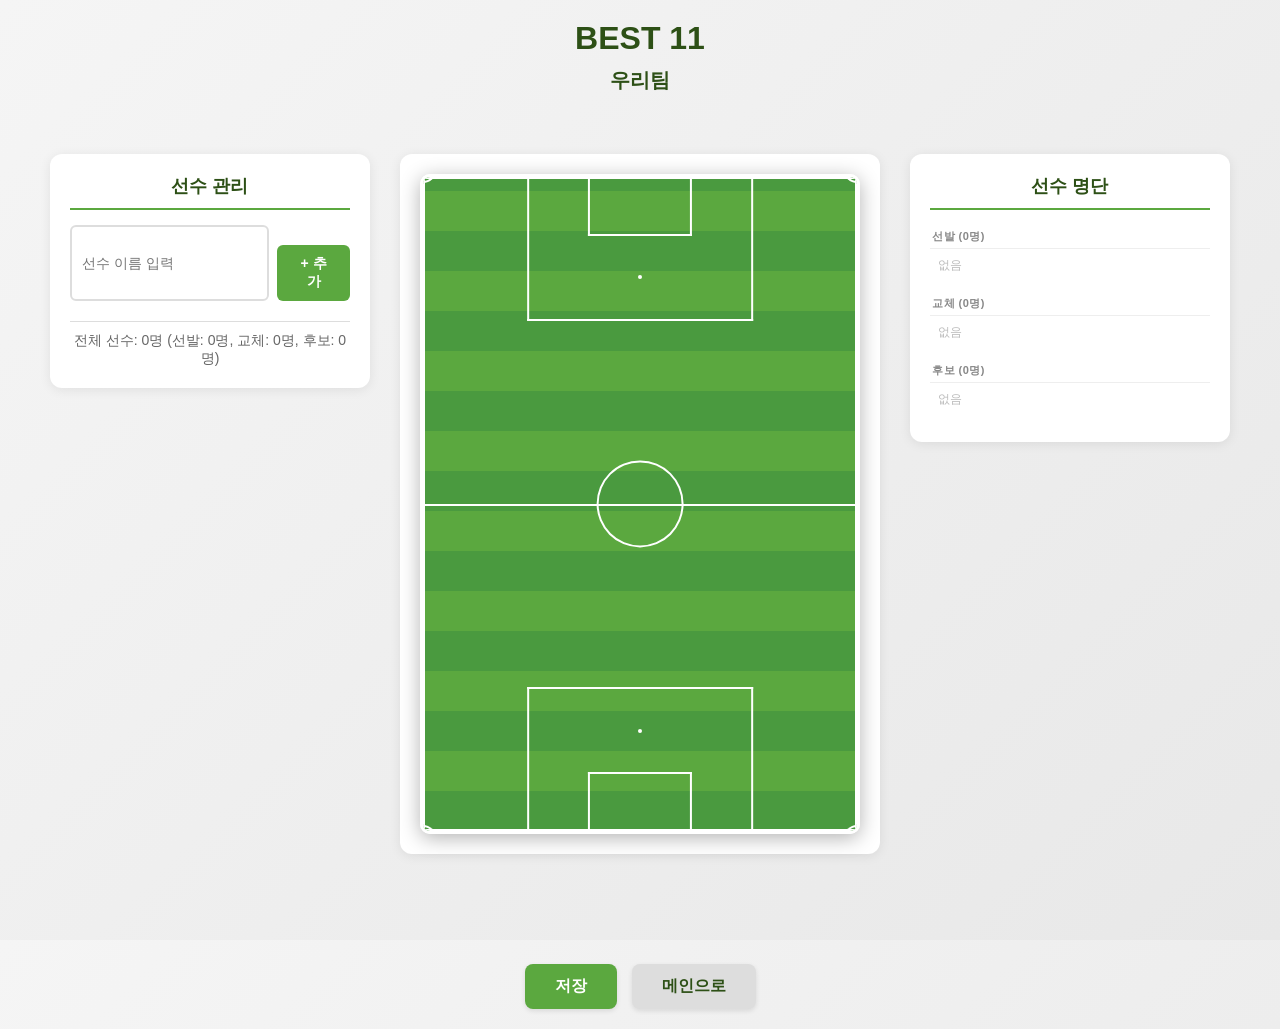
<file: field.html>
<!DOCTYPE html>
<html lang="ko">
<head>
    <meta charset="UTF-8">
    <meta name="viewport" content="width=device-width, initial-scale=1.0">
    <title>축구 팀 배치도</title>
    <link rel="stylesheet" href="style.css">
    <style>
        * {
            margin: 0;
            padding: 0;
            box-sizing: border-box;
        }

        :root {
            --primary-green: #2d5016;
            --field-green: #5ba83f;
            --light-green: #7bc34a;
            --white: #ffffff;
            --gray-light: #f5f5f5;
            --gray-border: #ddd;
            --accent: #ff6b6b;
        }

        body {
            font-family: 'Segoe UI', Tahoma, Geneva, Verdana, sans-serif;
            background: linear-gradient(135deg, #f5f5f5 0%, #e8e8e8 100%);
            min-height: 100vh;
            padding: 20px;
        }

        .container {
            max-width: 1400px;
            margin: 0 auto;
        }

        /* 헤더 */
        .header {
            text-align: center;
            margin-bottom: 30px;
        }

        .header h1 {
            font-size: 32px;
            color: var(--primary-green);
            margin-bottom: 10px;
            font-weight: 700;
        }

        .team-name-display {
            font-size: 20px;
            color: var(--primary-green);
            font-weight: 600;
            margin-top: 10px;
        }

        /* 메인 레이아웃 */
        .field-content {
            display: grid;
            grid-template-columns: 1fr 1.5fr 1fr;
            gap: 30px;
            align-items: start;
            margin-bottom: 30px;
        }

        /* 왼쪽: 선수 목록 */
        .players-list-section {
            background: var(--white);
            border-radius: 12px;
            padding: 20px;
            box-shadow: 0 2px 12px rgba(0, 0, 0, 0.08);
        }

        .players-list-section h3 {
            font-size: 18px;
            color: var(--primary-green);
            margin-bottom: 15px;
            padding-bottom: 10px;
            border-bottom: 2px solid var(--field-green);
        }

        .add-player-section {
            margin-bottom: 20px;
        }

        .add-player-input {
            display: flex;
            gap: 8px;
            margin-bottom: 10px;
        }

        .add-player-input input {
            flex: 1;
            padding: 10px;
            border: 2px solid var(--gray-border);
            border-radius: 6px;
            font-size: 14px;
        }

        .add-player-input input:focus {
            outline: none;
            border-color: var(--field-green);
        }

        .add-player-btn {
            padding: 10px 20px;
            background: var(--field-green);
            color: white;
            border: none;
            border-radius: 6px;
            cursor: pointer;
            font-weight: 600;
            font-size: 14px;
            transition: background 0.3s;
        }

        .add-player-btn:hover {
            background: var(--light-green);
        }

        .total-players {
            font-size: 14px;
            color: #666;
            text-align: center;
            margin-top: 10px;
            padding-top: 10px;
            border-top: 1px solid var(--gray-border);
        }

        /* 중앙: 축구장 */
        .field-section {
            background: var(--white);
            border-radius: 12px;
            padding: 20px;
            box-shadow: 0 2px 12px rgba(0, 0, 0, 0.08);
            display: flex;
            justify-content: center;
        }

        .soccer-field {
            position: relative;
            width: 100%;
            max-width: 500px;
            aspect-ratio: 2/3;
            background:
                repeating-linear-gradient(
                    0deg,
                    #4a9a3f 0px,
                    #4a9a3f 40px,
                    #5ba83f 40px,
                    #5ba83f 80px
                );
            border: 3px solid white;
            overflow: hidden;
            box-shadow: 0 4px 20px rgba(0, 0, 0, 0.3);
        }

        .field-lines {
            position: absolute;
            width: 100%;
            height: 100%;
            pointer-events: none;
        }

        /* 외곽 테두리 */
        .field-lines::before {
            content: '';
            position: absolute;
            top: 0;
            left: 0;
            right: 0;
            bottom: 0;
            border: 2px solid white;
            box-sizing: border-box;
        }

        /* 하프 라인 */
        .field-lines::after {
            content: '';
            position: absolute;
            top: 50%;
            left: 0;
            right: 0;
            height: 2px;
            background: white;
        }

        /* 센터 서클 */
        .center-circle {
            position: absolute;
            top: 50%;
            left: 50%;
            width: 20%;
            height: 13.33%;
            border: 2px solid white;
            border-radius: 50%;
            transform: translate(-50%, -50%);
        }

        /* 센터 점 */
        .center-dot {
            position: absolute;
            top: 50%;
            left: 50%;
            width: 4px;
            height: 4px;
            background: white;
            border-radius: 50%;
            transform: translate(-50%, -50%);
        }

        /* 페널티 박스 (상단) */
        .penalty-box-top {
            position: absolute;
            top: 0;
            left: 50%;
            transform: translateX(-50%);
            width: 52%;
            height: 22%;
            border: 2px solid white;
            border-top: none;
        }

        /* 골 에리어 (상단) */
        .goal-box-top {
            position: absolute;
            top: 0;
            left: 50%;
            transform: translateX(-50%);
            width: 24%;
            height: 9%;
            border: 2px solid white;
            border-top: none;
        }

        

        /* 페널티 점 (상단) */
        .penalty-spot-top {
            position: absolute;
            top: 15%;
            left: 50%;
            width: 4px;
            height: 4px;
            background: white;
            border-radius: 50%;
            transform: translateX(-50%);
        }

        /* 페널티 박스 (하단) */
        .penalty-box-bottom {
            position: absolute;
            bottom: 0;
            left: 50%;
            transform: translateX(-50%);
            width: 52%;
            height: 22%;
            border: 2px solid white;
            border-bottom: none;
        }

        /* 골 에리어 (하단) */
        .goal-box-bottom {
            position: absolute;
            bottom: 0;
            left: 50%;
            transform: translateX(-50%);
            width: 24%;
            height: 9%;
            border: 2px solid white;
            border-bottom: none;
        }

      

        /* 페널티 점 (하단) */
        .penalty-spot-bottom {
            position: absolute;
            bottom: 15%;
            left: 50%;
            width: 4px;
            height: 4px;
            background: white;
            border-radius: 50%;
            transform: translateX(-50%);
        }

        /* 코너 아크 (좌상단) */
        .corner-arc-tl {
            position: absolute;
            top: -3%;
            left: -3%;
            width: 6%;
            aspect-ratio: 1;
            border: 2px solid white;
            border-radius: 50%;
            border-top: none;
            border-left: none;
        }

        /* 코너 아크 (우상단) */
        .corner-arc-tr {
            position: absolute;
            top: -3%;
            right: -3%;
            width: 6%;
            aspect-ratio: 1;
            border: 2px solid white;
            border-radius: 50%;
            border-top: none;
            border-right: none;
        }

        /* 코너 아크 (좌하단) */
        .corner-arc-bl {
            position: absolute;
            bottom: -3%;
            left: -3%;
            width: 6%;
            aspect-ratio: 1;
            border: 2px solid white;
            border-radius: 50%;
            border-bottom: none;
            border-left: none;
        }

        /* 코너 아크 (우하단) */
        .corner-arc-br {
            position: absolute;
            bottom: -3%;
            right: -3%;
            width: 6%;
            aspect-ratio: 1;
            border: 2px solid white;
            border-radius: 50%;
            border-bottom: none;
            border-right: none;
        }

        /* 골대 (상단) */
        .goal-top {
            position: absolute;
            top: -3px;
            left: 50%;
            transform: translateX(-50%);
            width: 15%;
            height: 3px;
            background: white;
            z-index: 5;
        }

        /* 골대 (하단) */
        .goal-bottom {
            position: absolute;
            bottom: -3px;
            left: 50%;
            transform: translateX(-50%);
            width: 15%;
            height: 3px;
            background: white;
            z-index: 5;
        }

        .player-circle {
            position: absolute;
            width: 50px;
            height: 50px;
            border-radius: 50%;
            background: linear-gradient(135deg, #3498db 0%, #2980b9 100%);
            border: 3px solid var(--white);
            display: flex;
            flex-direction: column;
            align-items: center;
            justify-content: center;
            cursor: grab;
            font-weight: bold;
            color: white;
            user-select: none;
            transition: transform 0.2s, box-shadow 0.2s;
            box-shadow: 0 2px 8px rgba(0, 0, 0, 0.2);
            transform: translate(-50%, -50%);
            z-index: 10;
        }

        .player-circle:hover {
            transform: translate(-50%, -50%) scale(1.1);
            box-shadow: 0 4px 12px rgba(0, 0, 0, 0.3);
        }

        .player-circle.dragging {
            opacity: 0.8;
            cursor: grabbing;
            box-shadow: 0 6px 20px rgba(0, 0, 0, 0.4);
        }

        .player-circle .player-number {
            font-size: 16px;
            font-weight: bold;
        }

        .player-circle .player-name {
            font-size: 10px;
            margin-top: 2px;
        }

        /* 오른쪽: 선수 명단 */
        .sub-section {
            background: var(--white);
            border-radius: 12px;
            padding: 20px;
            box-shadow: 0 2px 12px rgba(0, 0, 0, 0.08);
        }

        .sub-section h3 {
            font-size: 18px;
            color: var(--primary-green);
            margin-bottom: 15px;
            padding-bottom: 10px;
            border-bottom: 2px solid var(--field-green);
        }

        .sub-players {
            display: flex;
            flex-direction: column;
            gap: 4px;
            max-height: 500px;
            overflow-y: auto;
        }

        /* 로스터 그룹 */
        .roster-group {
            margin-bottom: 10px;
        }

        .roster-group-header {
            font-size: 11px;
            font-weight: 700;
            padding: 4px 2px;
            margin-bottom: 4px;
            letter-spacing: 0.5px;
            color: #888;
            border-bottom: 1px solid #eee;
        }

        .roster-player-item {
            display: flex;
            align-items: center;
            padding: 7px 8px;
            background: #fafafa;
            border-radius: 6px;
            margin-bottom: 3px;
            gap: 7px;
            border: 1px solid #eee;
            cursor: grab;
        }

        .roster-player-item:hover {
            background: #f5f5f5;
        }

        .roster-player-item.dragging {
            opacity: 0.5;
        }

        .roster-role-badge {
            font-size: 10px;
            font-weight: 700;
            padding: 2px 5px;
            border-radius: 3px;
            min-width: 28px;
            text-align: center;
            flex-shrink: 0;
        }

        .role-starter {
            background: linear-gradient(135deg, #66bb6a, #2e7d32);
            color: white;
        }

        .role-sub {
            background: linear-gradient(135deg, #42a5f5, #1565c0);
            color: white;
        }

        .role-reserve {
            background: #9e9e9e;
            color: white;
        }

        .roster-player-name {
            flex: 1;
            font-size: 13px;
            color: #333;
        }

        .roster-delete-btn {
            background: none;
            border: none;
            color: #ccc;
            cursor: pointer;
            padding: 2px;
            line-height: 0;
            flex-shrink: 0;
            display: flex;
            align-items: center;
        }

        .roster-delete-btn:hover {
            color: #ff6b6b;
        }

        .roster-empty {
            font-size: 12px;
            color: #bbb;
            padding: 4px 8px;
        }

        /* 하단: 버튼 */
        .button-section {
            display: flex;
            gap: 15px;
            justify-content: center;
            margin-top: 30px;
        }

        .btn {
            padding: 12px 30px;
            font-size: 16px;
            font-weight: 600;
            border: none;
            border-radius: 8px;
            cursor: pointer;
            transition: all 0.3s;
        }

        .save-btn {
            background: var(--field-green);
            color: white;
        }

        .save-btn:hover {
            background: var(--light-green);
            box-shadow: 0 4px 12px rgba(123, 195, 74, 0.3);
        }

        .reset-btn {
            background: var(--gray-border);
            color: var(--primary-green);
        }

        .reset-btn:hover {
            background: #ccc;
        }

        .success-message {
            display: none;
            position: fixed;
            top: 20px;
            right: 20px;
            background: var(--field-green);
            color: white;
            padding: 15px 25px;
            border-radius: 8px;
            box-shadow: 0 4px 12px rgba(0, 0, 0, 0.15);
            animation: slideIn 0.3s ease-out;
            z-index: 1000;
        }

        @keyframes slideIn {
            from {
                transform: translateX(400px);
                opacity: 0;
            }
            to {
                transform: translateX(0);
                opacity: 1;
            }
        }

        /* 반응형 */
        @media (max-width: 1024px) {
            .field-content {
                grid-template-columns: 1fr;
            }
        }
    </style>
</head>
<body>
    <div class="container">
        <!-- 헤더 -->
        <div class="header">
            <h1>BEST 11</h1>
            <div class="team-name-display" id="teamNameDisplay">우리팀</div>
        </div>

        <!-- 메인 레이아웃 -->
        <div class="field-content">
            <!-- 왼쪽: 선수 관리 -->
            <div class="players-list-section">
                <h3>선수 관리</h3>
                <div class="add-player-section">
                    <div class="add-player-input">
                        <input type="text" id="newPlayerName" placeholder="선수 이름 입력">
                        <button class="add-player-btn" onclick="addNewPlayer()">+ 추가</button>
                    </div>
                </div>
                <div class="total-players" id="totalPlayers">전체 선수: 0명</div>
            </div>

            <!-- 중앙: 축구장 -->
            <div class="field-section">
                <div class="soccer-field" id="soccerField">
                    <div class="field-lines">
                        <!-- 센터 서클 -->
                        <div class="center-circle"></div>

                        <!-- 상단 페널티 구역 -->
                        <div class="penalty-box-top"></div>
                        <div class="goal-box-top"></div>
                        <div class="penalty-arc-top"></div>
                        <div class="penalty-spot-top"></div>
                        <div class="goal-top"></div>

                        <!-- 하단 페널티 구역 -->
                        <div class="penalty-box-bottom"></div>
                        <div class="goal-box-bottom"></div>
                        <div class="penalty-arc-bottom"></div>
                        <div class="penalty-spot-bottom"></div>
                        <div class="goal-bottom"></div>

                        <!-- 코너 아크 -->
                        <div class="corner-arc-tl"></div>
                        <div class="corner-arc-tr"></div>
                        <div class="corner-arc-bl"></div>
                        <div class="corner-arc-br"></div>
                    </div>
                    <!-- 선수 원형이 여기에 표시됩니다 -->
                </div>
            </div>

            <!-- 오른쪽: 선수 명단 -->
            <div class="sub-section">
                <h3>선수 명단</h3>
                <div class="sub-players" id="subPlayers">
                    <!-- 선수 명단이 여기에 표시됩니다 -->
                </div>
            </div>
        </div>

        <!-- 하단: 버튼 -->
        <div class="button-section">
            <button class="btn save-btn" onclick="saveTeamSetup()">저장</button>
            <button class="btn reset-btn" onclick="window.location.href='index.html'">메인으로</button>
        </div>
    </div>

    <div class="success-message" id="successMessage">저장되었습니다! ✓</div>

    <script src="field.js"></script>
</body>
</html>
</file>
<file: style.css>
* {
    margin: 0;
    padding: 0;
    box-sizing: border-box;
}

body {
    font-family: Arial, sans-serif;
    background-color: #f0f0f0;
    color: #333;
}

.container {
    width: 100%;
    height: 100vh;
    display: flex;
    flex-direction: column;
}

/* 상단 메뉴 */
.top-menu {
    display: flex;
    justify-content: flex-end;
    align-items: center;
    gap: 10px;
    padding: 0 40px;
    height: 120px;
    background-color: #f0f0f0;
    border-bottom: 1px solid #ddd;
}

.top-menu a {
    text-decoration: none;
    color: #333;
    font-size: 13px;
    font-weight: 500;
    letter-spacing: 1.5px;
    text-transform: uppercase;
    cursor: pointer;
    padding: 8px 16px;
    border-radius: 3px;
    transition: all 0.25s;
}

.top-menu a:hover {
    transform: translateY(-2px);
}

/* 메인 콘텐츠 */
.main-content {
    flex: 1;
    display: flex;
    flex-direction: column;
    justify-content: space-around;
    align-items: center;
    padding: 60px 40px;
    text-align: center;
}

/* 섹션 */
.section {
    margin: 30px 0;
}

.section h2 {
    font-size: 28px;
    font-weight: normal;
    color: #333;
}

/* 버튼 섹션 */
.buttons-section {
    display: flex;
    gap: 60px;
    justify-content: center;
    margin-top: 40px;
}

.btn {
    padding: 15px 60px;
    font-size: 20px;
    border: none;
    background-color: #fff;
    color: #333;
    cursor: pointer;
    border-radius: 5px;
    box-shadow: 0 2px 5px rgba(0, 0, 0, 0.1);
    transition: all 0.3s;
}

.btn:hover {
    box-shadow: 0 4px 10px rgba(0, 0, 0, 0.15);
    transform: translateY(-2px);
}

/* 팀 이름 입력 섹션 */
.input-section {
    display: flex;
    flex-direction: column;
    align-items: center;
    gap: 30px;
    margin-top: 60px;
}

.input-section p {
    font-size: 18px;
    color: #333;
}

.team-input {
    width: 100%;
    max-width: 400px;
    padding: 15px;
    font-size: 16px;
    border: 2px solid #ddd;
    border-radius: 5px;
    transition: border-color 0.3s;
}

.team-input:focus {
    outline: none;
    border-color: #333;
}

.next-btn {
    padding: 12px 40px;
    font-size: 16px;
    background-color: #333;
    color: white;
    border: none;
    border-radius: 5px;
    cursor: pointer;
    transition: background-color 0.3s;
}

.next-btn:hover {
    background-color: #555;
}

/* 선수 입력 섹션 */
.players-input-section {
    max-width: 700px;
    margin: 40px auto;
    padding: 30px;
    background-color: #f9f9f9;
    border-radius: 5px;
}

.player-input-field {
    display: flex;
    align-items: center;
    margin-bottom: 15px;
    gap: 10px;
}

.player-number {
    min-width: 40px;
    font-weight: bold;
    color: #333;
}

.player-input-field input {
    flex: 1;
    padding: 12px;
    border: 2px solid #ddd;
    border-radius: 3px;
    font-size: 14px;
    transition: border-color 0.3s;
}

.player-input-field input:focus {
    outline: none;
    border-color: #7cb342;
}

.add-player-btn {
    width: 100%;
    padding: 20px;
    margin-top: 20px;
    font-size: 24px;
    background-color: #fff;
    border: 2px solid #7cb342;
    border-radius: 3px;
    cursor: pointer;
    color: #7cb342;
    transition: all 0.3s;
}

.add-player-btn:hover {
    background-color: #7cb342;
    color: white;
}

/* 완료 버튼 */
.button-section {
    display: flex;
    justify-content: center;
    margin-top: 30px;
}

.complete-btn {
    padding: 15px 60px;
    font-size: 16px;
    background-color: #333;
    color: white;
    border: none;
    border-radius: 5px;
    cursor: pointer;
    transition: background-color 0.3s;
}

.complete-btn:hover {
    background-color: #555;
}

/* ===== 축구장 페이지 스타일 ===== */
.field-container {
    height: auto;
    flex-direction: column;
}

.field-content {
    display: flex;
    gap: 20px;
    padding: 30px;
    max-width: 1400px;
    margin: 0 auto;
    flex: 1;
}

/* 왼쪽: 선수 목록 */
.players-list-section {
    flex: 0 0 200px;
    background-color: #f5f5f5;
    padding: 20px;
    border-radius: 8px;
    max-height: 600px;
    overflow-y: auto;
}

.players-list-section h3 {
    font-size: 18px;
    margin-bottom: 20px;
    text-align: center;
    color: #333;
    border-bottom: 2px solid #ddd;
    padding-bottom: 10px;
}

.players-list {
    display: flex;
    flex-direction: column;
    gap: 10px;
}

.player-item {
    background-color: white;
    padding: 12px;
    border-radius: 5px;
    cursor: grab;
    border: 2px solid #3498db;
    text-align: center;
    font-size: 14px;
    font-weight: bold;
    user-select: none;
    transition: all 0.3s;
}

.player-item:hover {
    background-color: #e3f2fd;
    transform: scale(1.05);
}

.player-item:active {
    cursor: grabbing;
}

/* 중앙: 축구장 */
.field-section {
    flex: 1;
    display: flex;
    justify-content: center;
    align-items: center;
}

.soccer-field {
    width: 100%;
    max-width: 500px;
    aspect-ratio: 2 / 3;
    background: linear-gradient(90deg, #2d5016 0%, #3d7020 50%, #2d5016 100%);
    border: 3px solid white;
    position: relative;
    border-radius: 10px;
    box-shadow: 0 4px 15px rgba(0, 0, 0, 0.2);
}


/* 필드의 골라인 */
.soccer-field .goal-area {
    position: absolute;
    left: 50%;
    transform: translateX(-50%);
    width: 60%;
    height: 30%;
    border: 2px solid white;
    border-top: none;
}

.soccer-field .goal-area-top {
    top: 0;
    border-bottom: 2px solid white;
}

.soccer-field .goal-area-bottom {
    bottom: 0;
    border-top: 2px solid white;
}

/* 선수 원형 배치 */
.player-circle {
    position: absolute;
    width: 45px;
    height: 45px;
    border-radius: 50%;
    background-color: #3498db;
    border: 2px solid white;
    display: flex;
    flex-direction: column;
    justify-content: center;
    align-items: center;
    cursor: grab;
    user-select: none;
    font-size: 12px;
    color: white;
    font-weight: bold;
    text-align: center;
    padding: 5px;
    box-sizing: border-box;
    transition: all 0.2s;
    z-index: 10;
}

.player-circle:hover {
    transform: scale(1.1);
    box-shadow: 0 0 10px rgba(52, 152, 219, 0.8);
}

.player-circle:active {
    cursor: grabbing;
}

.player-circle.dragging {
    opacity: 0.7;
    z-index: 100;
}

.player-circle .player-number {
    font-size: 16px;
}

.player-circle .player-name {
    font-size: 10px;
    opacity: 0.9;
}

/* 오른쪽: SUB 선수 */
.sub-section {
    flex: 0 0 200px;
    background-color: #fff3cd;
    padding: 20px;
    border-radius: 8px;
    max-height: 600px;
    overflow-y: auto;
}

.sub-section h3 {
    font-size: 18px;
    margin-bottom: 20px;
    text-align: center;
    color: #333;
    border-bottom: 2px solid #ddd;
    padding-bottom: 10px;
}

.sub-players {
    display: flex;
    flex-direction: column;
    gap: 10px;
}

.sub-player-item {
    background-color: white;
    padding: 12px;
    border-radius: 5px;
    cursor: grab;
    border: 2px solid #ff9800;
    text-align: center;
    font-size: 14px;
    font-weight: bold;
    user-select: none;
    transition: all 0.3s;
}

.sub-player-item:hover {
    background-color: #ffe0b2;
    transform: scale(1.05);
}

.sub-player-item:active {
    cursor: grabbing;
}

/* 저장 버튼 */
.button-section {
    display: flex;
    justify-content: center;
    padding: 20px;
}

.save-btn {
    padding: 15px 60px;
    font-size: 16px;
    background-color: #27ae60;
    color: white;
    border: none;
    border-radius: 5px;
    cursor: pointer;
    transition: background-color 0.3s;
}

.save-btn:hover {
    background-color: #229954;
}

/* 반응형 */
@media (max-width: 1024px) {
    .field-content {
        flex-direction: column;
        gap: 20px;
    }

    .players-list-section,
    .sub-section {
        flex: none;
    }
}
</file>
